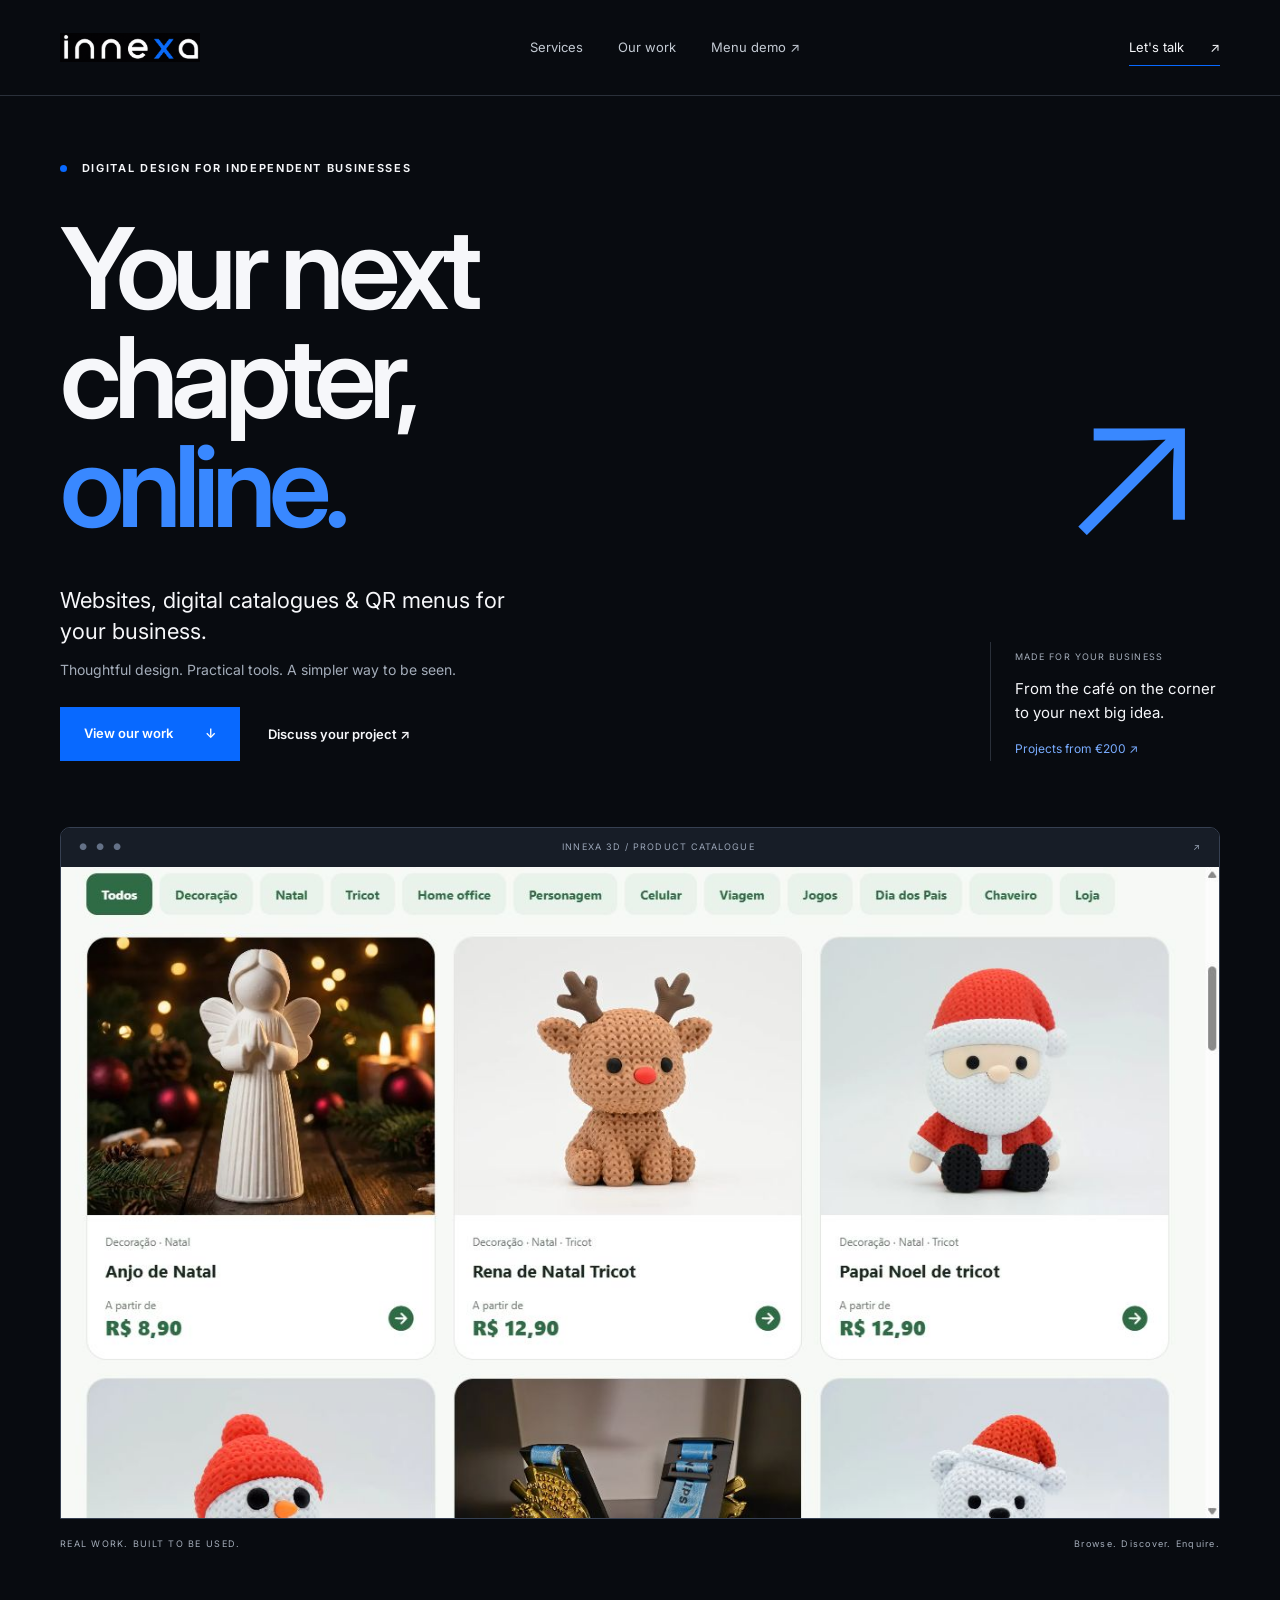
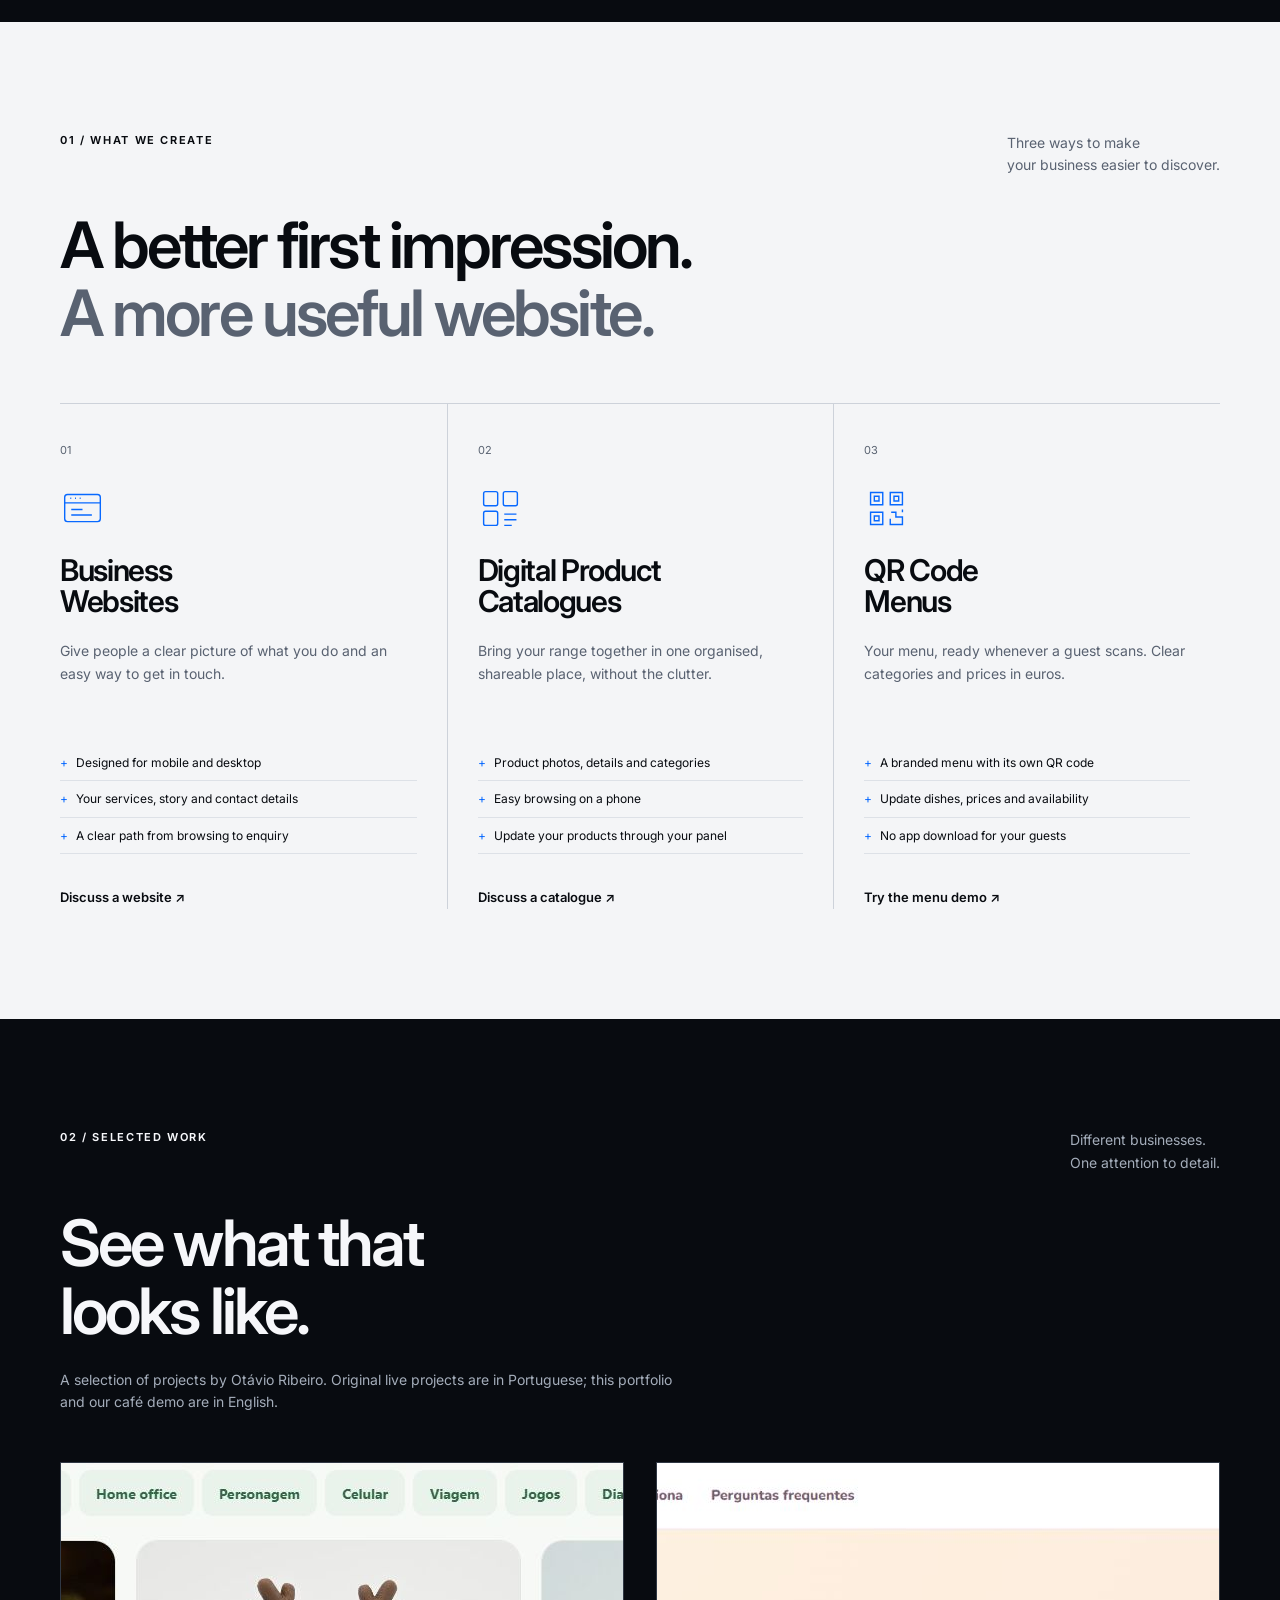
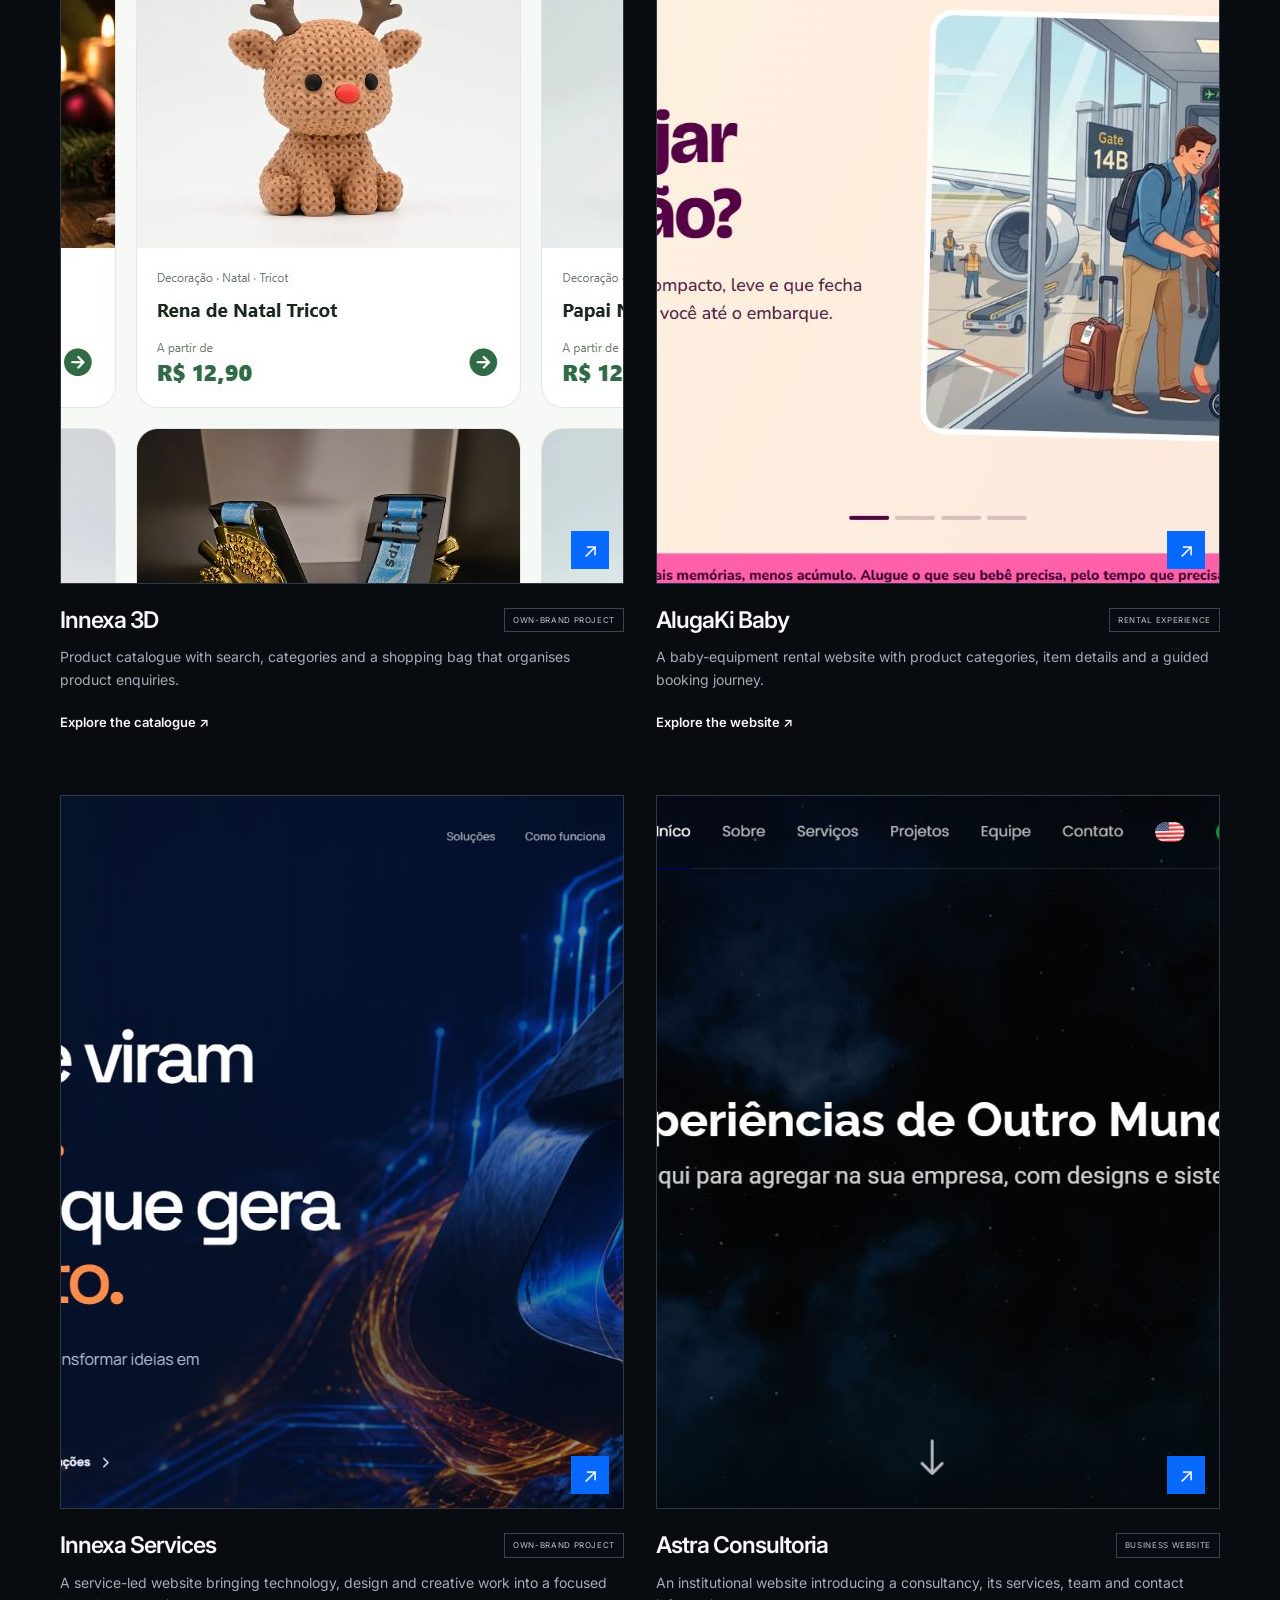
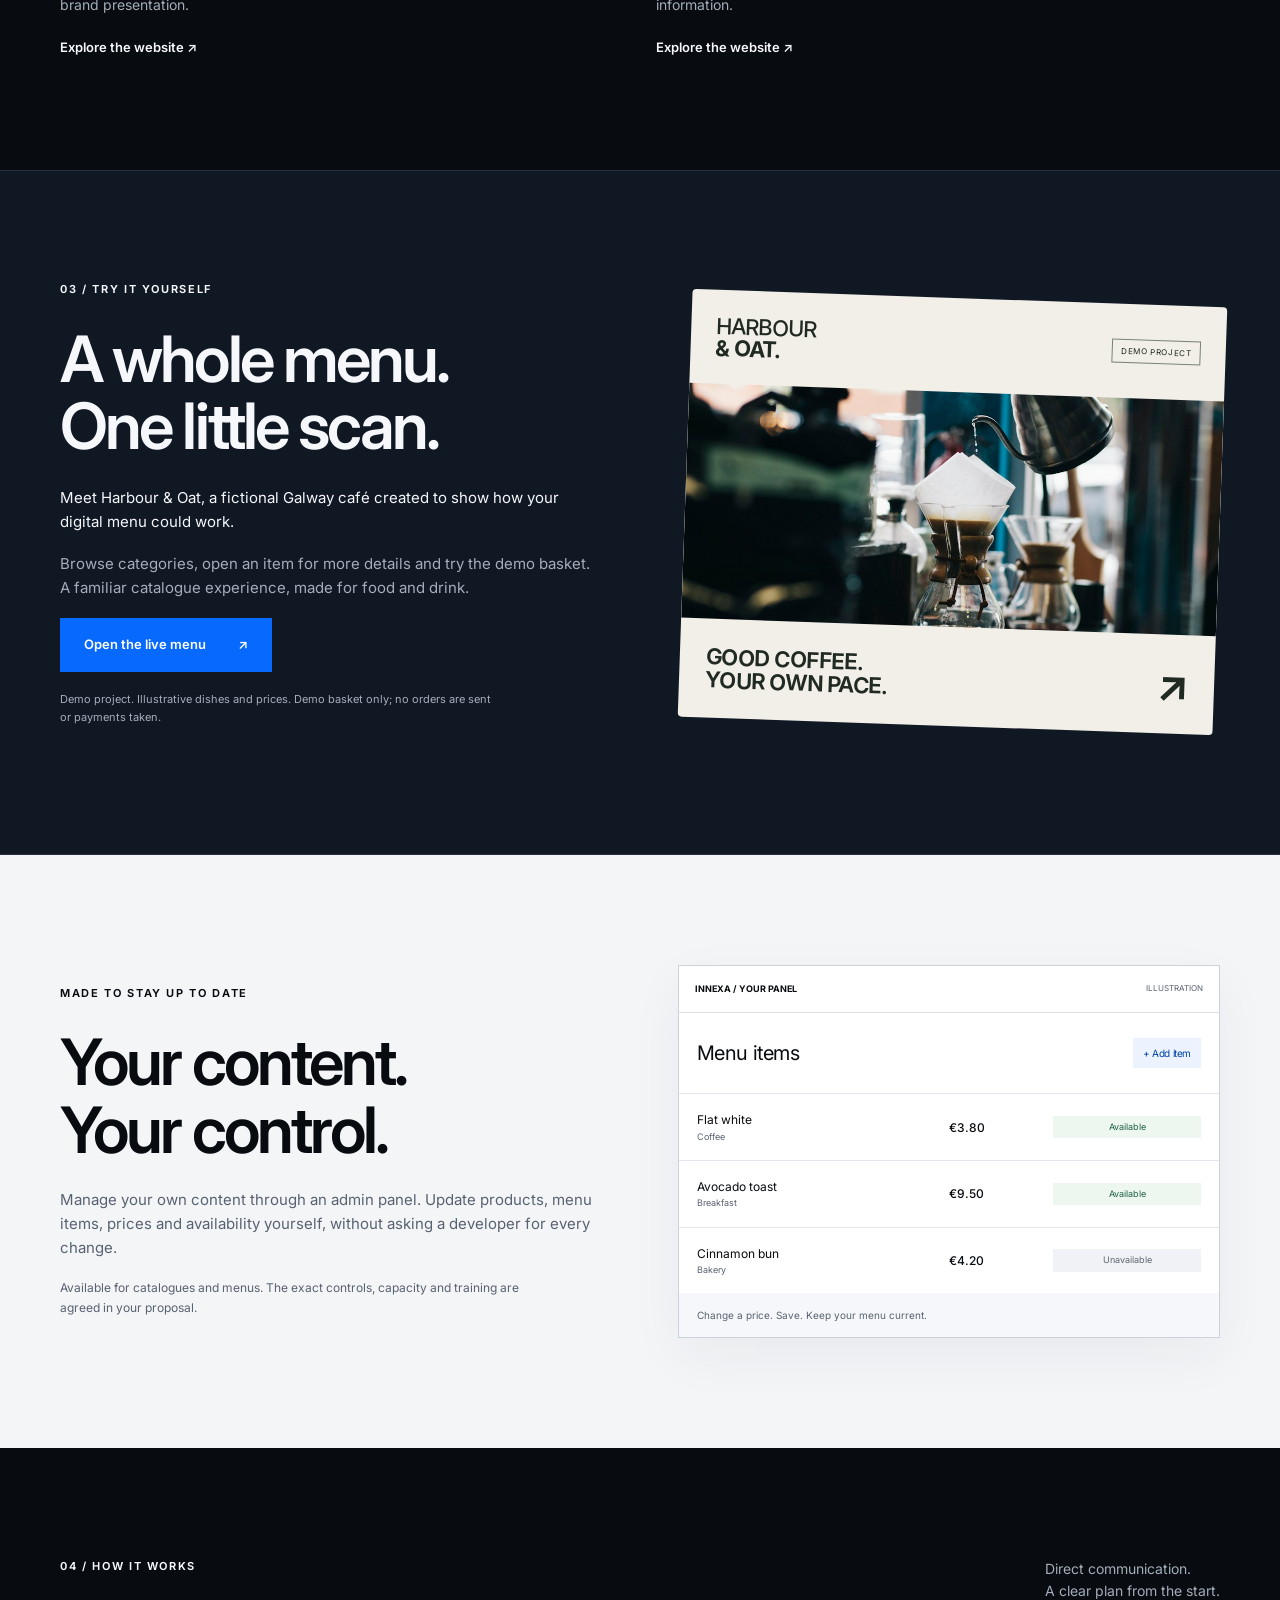
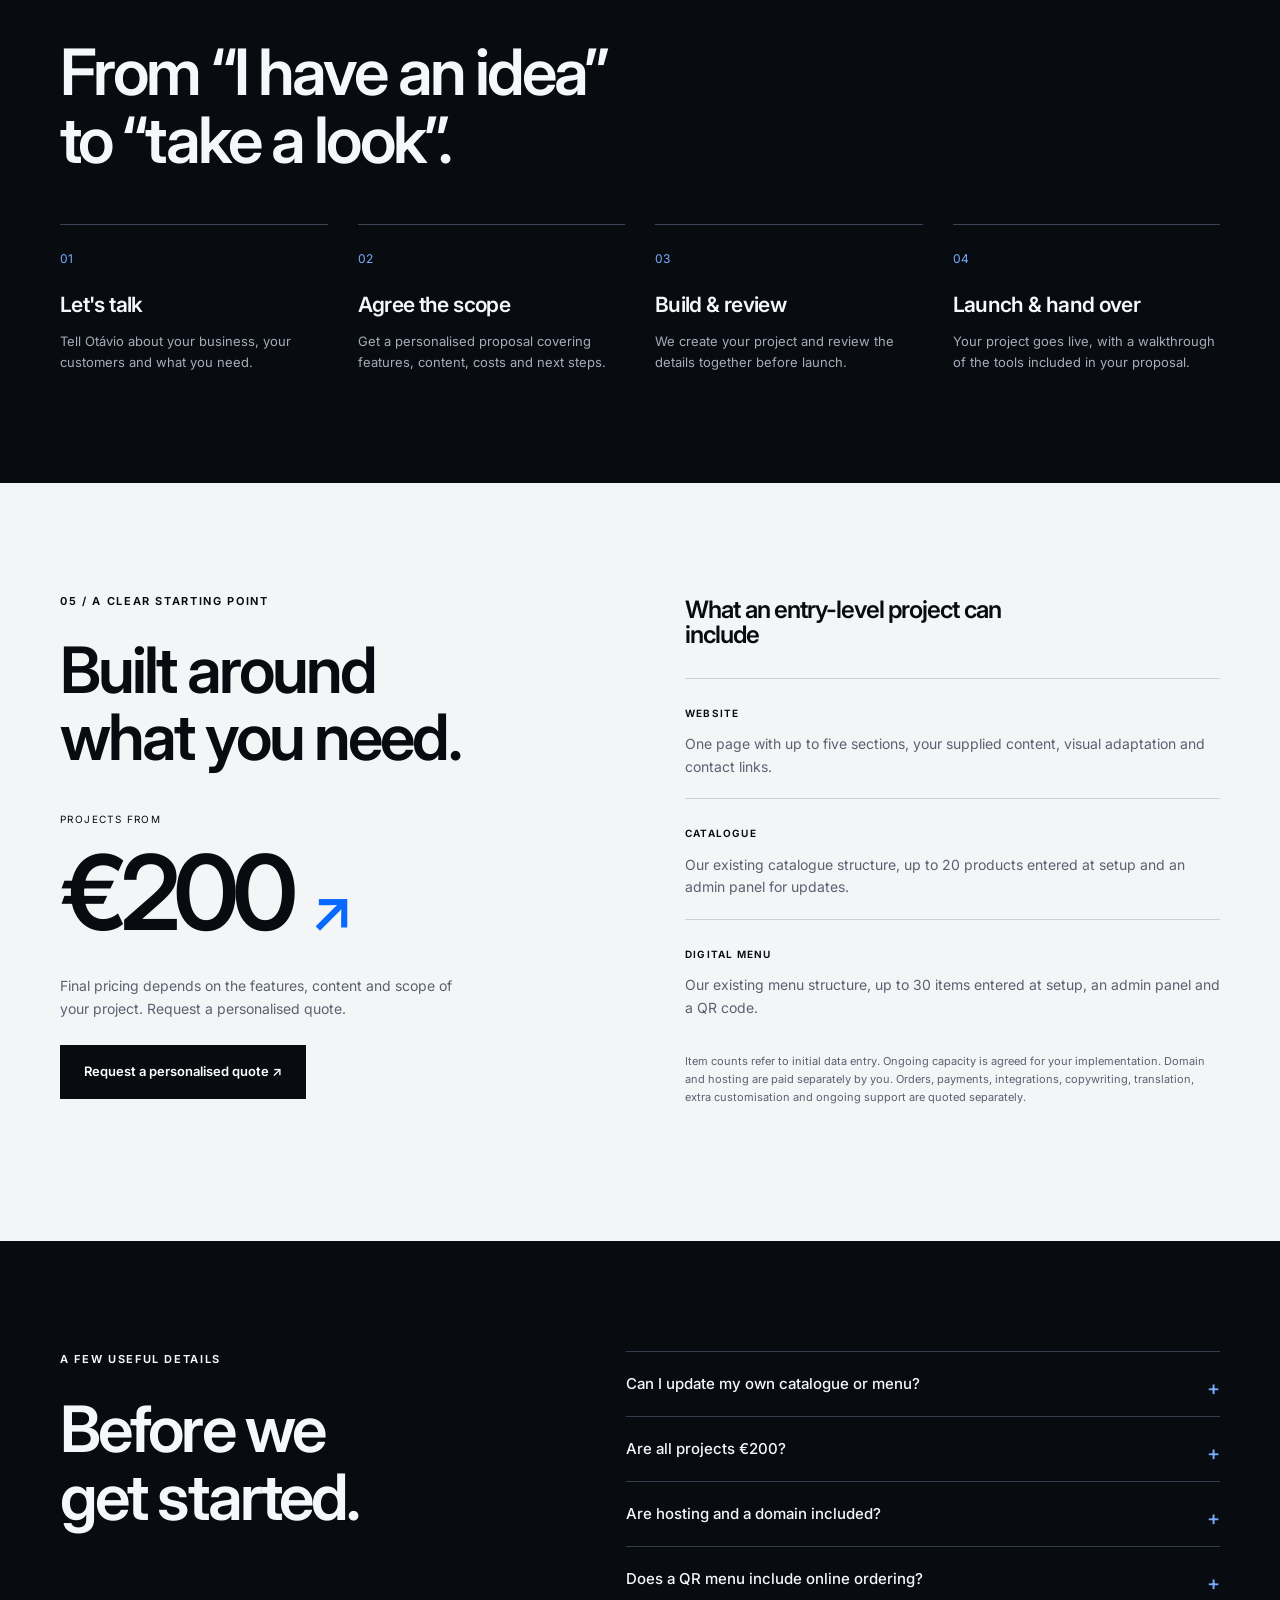
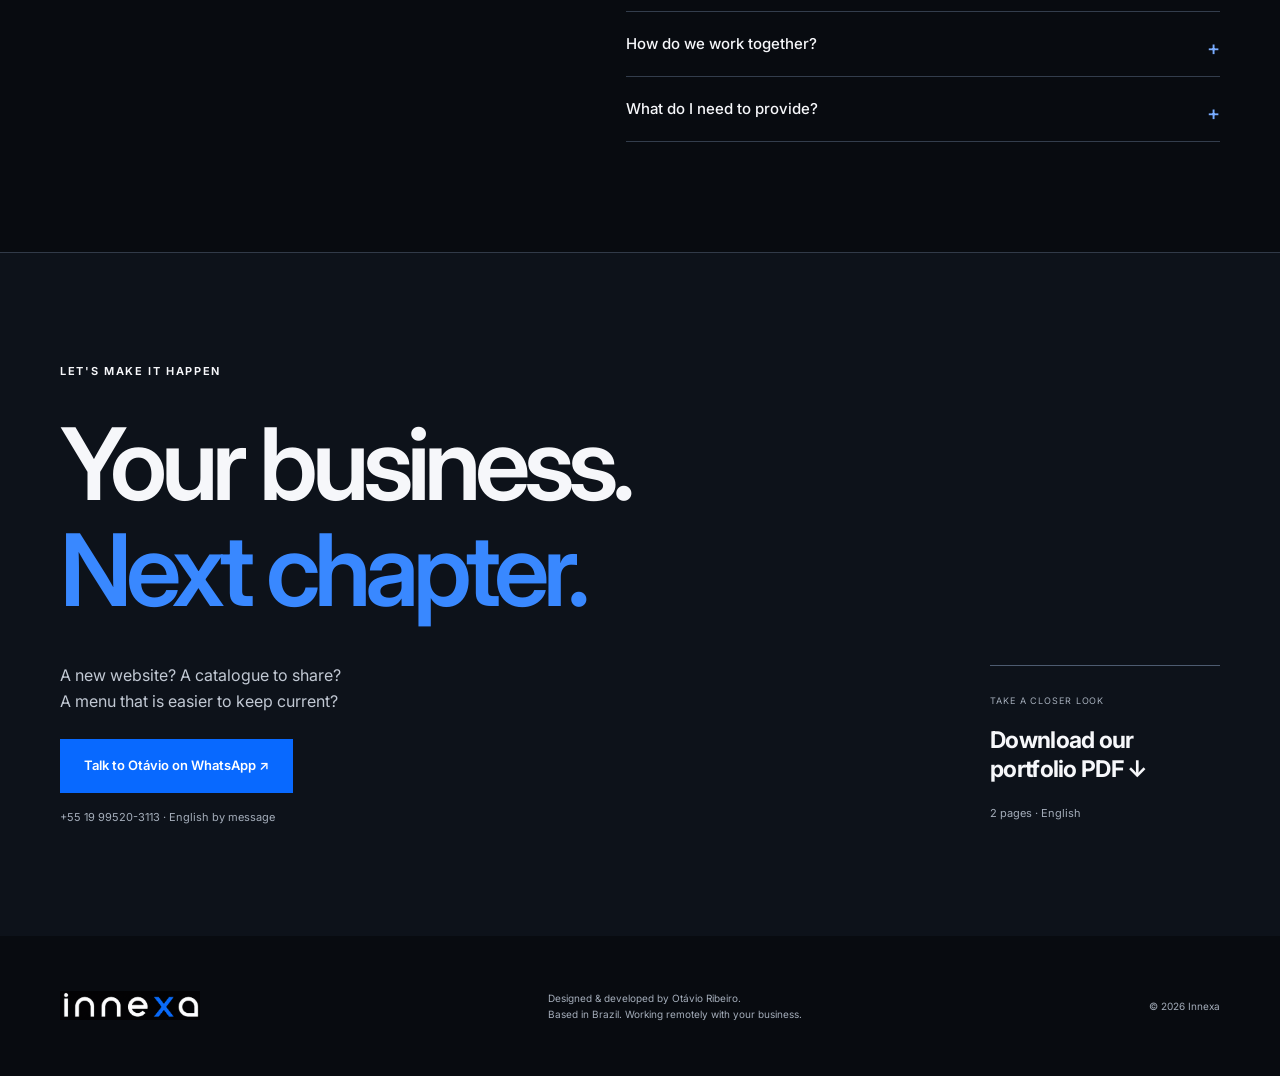
<file: index.html>
<!doctype html>
<html lang="en-IE">
<head>
  <meta charset="utf-8"><meta name="viewport" content="width=device-width,initial-scale=1">
  <title>Innexa | Websites, Catalogues & Digital Menus</title>
  <meta name="description" content="Websites, digital product catalogues and QR menus for independent businesses in Galway and beyond. Projects from €200. Built by Otávio Ribeiro, Innexa.">
  <meta name="theme-color" content="#080b10"><meta property="og:title" content="Your next chapter, online. | Innexa"><meta property="og:description" content="Websites, digital catalogues & QR menus for your business. Explore real projects and try our live café menu demo."><meta property="og:type" content="website"><meta property="og:image" content="https://innexatec.vercel.app/assets/share.png">
  <link rel="icon" href="assets/favicon.svg" type="image/svg+xml"><link rel="stylesheet" href="styles.css"><script src="app.js" defer></script>
  <link rel="canonical" href="https://innexatec.vercel.app/">
  <meta property="og:url" content="https://innexatec.vercel.app/">
  <meta property="og:locale" content="en_IE">
  <meta name="twitter:card" content="summary_large_image">
</head>
<body>
<a class="skip" href="#main">Skip to content</a>
<header class="header"><div class="wrap nav">
  <a class="brand" href="#" aria-label="Innexa home"><span class="wordmark"><img src="assets/innexa-logo.png" alt="Innexa"></span></a>
  <nav aria-label="Main navigation"><a href="#services">Services</a><a href="#work">Our work</a><a href="menu.html">Menu demo <span aria-hidden="true">↗</span></a></nav>
  <a class="nav-contact wa" href="https://wa.me/5519995203113?text=Hi%20Otavio%2C%20I%27d%20like%20to%20discuss%20a%20project%20for%20my%20business.">Let's talk <span aria-hidden="true">↗</span></a>
</div></header>
<main id="main">
<section class="hero wrap">
  <div class="eyebrow"><span class="blue-dot"></span> DIGITAL DESIGN FOR INDEPENDENT BUSINESSES</div>
  <h1>Your next<br>chapter,<br><span>online.</span><span class="hero-arrow" aria-hidden="true">↗</span></h1>
  <div class="hero-bottom"><div><p class="hero-summary">Websites, digital catalogues &amp; QR menus for your business.</p><p class="muted">Thoughtful design. Practical tools. A simpler way to be seen.</p><div class="actions"><a class="button primary" href="#work">View our work <span aria-hidden="true">↓</span></a><a class="text-link wa" href="https://wa.me/5519995203113?text=Hi%20Otavio%2C%20I%27d%20like%20to%20discuss%20a%20project%20for%20my%20business.">Discuss your project ↗</a></div></div><div class="hero-note"><span>MADE FOR YOUR BUSINESS</span><p>From the café on the corner<br>to your next big idea.</p><a href="#pricing">Projects from €200 ↗</a></div></div>
</section>
<section class="showcase wrap" aria-label="Featured project previews"><div class="browser-frame"><div class="browser-bar"><span class="browser-dots" aria-hidden="true">● ● ●</span><span>INNEXA 3D / PRODUCT CATALOGUE</span><span aria-hidden="true">↗</span></div><a href="https://inexxa3d.vercel.app/" target="_blank" rel="noopener noreferrer" aria-label="Visit the Innexa 3D catalogue, opens a new tab"><img src="assets/innexa3d.png" width="1280" height="720" alt="The Innexa 3D catalogue, featuring a searchable collection of products in its original Portuguese interface"></a></div><div class="showcase-caption"><span>REAL WORK. BUILT TO BE USED.</span><span>Browse. Discover. Enquire.</span></div></section>
<section id="services" class="section light"><div class="wrap"><div class="section-top"><span class="eyebrow">01 / WHAT WE CREATE</span><p>Three ways to make<br>your business easier to discover.</p></div><h2>A better first impression.<br><span class="grey">A more useful website.</span></h2>
<div class="service-grid">
<article class="service"><span class="service-number">01</span><svg class="service-icon" viewBox="0 0 48 48" aria-hidden="true"><rect x="5" y="9" width="38" height="29" rx="3"/><path d="M5 18h38M11 13h1m4 0h1m4 0h1M12 25h12m-12 6h22"/></svg><h3>Business <br>Websites</h3><p>Give people a clear picture of what you do and an easy way to get in touch.</p><ul><li>Designed for mobile and desktop</li><li>Your services, story and contact details</li><li>A clear path from browsing to enquiry</li></ul><a class="text-link wa" data-service="a business website" href="https://wa.me/5519995203113">Discuss a website ↗</a></article>
<article class="service"><span class="service-number">02</span><svg class="service-icon" viewBox="0 0 48 48" aria-hidden="true"><rect x="6" y="6" width="15" height="15" rx="2"/><rect x="27" y="6" width="15" height="15" rx="2"/><rect x="6" y="27" width="15" height="15" rx="2"/><path d="M28 30h13m-13 6h13m-13 6h8"/></svg><h3>Digital Product <br>Catalogues</h3><p>Bring your range together in one organised, shareable place, without the clutter.</p><ul><li>Product photos, details and categories</li><li>Easy browsing on a phone</li><li>Update your products through your panel</li></ul><a class="text-link wa" data-service="a digital catalogue" href="https://wa.me/5519995203113">Discuss a catalogue ↗</a></article>
<article class="service"><span class="service-number">03</span><svg class="service-icon" viewBox="0 0 48 48" aria-hidden="true"><path d="M7 7h13v13H7zM28 7h13v13H28zM7 28h13v13H7zM29 28h5v5h7v8H28v-6m13-7v-3"/><path d="M11 11h5v5h-5zM32 11h5v5h-5zM11 32h5v5h-5z"/></svg><h3>QR Code <br>Menus</h3><p>Your menu, ready whenever a guest scans. Clear categories and prices in euros.</p><ul><li>A branded menu with its own QR code</li><li>Update dishes, prices and availability</li><li>No app download for your guests</li></ul><a class="text-link" href="menu.html">Try the menu demo ↗</a></article>
</div></div></section>
<section id="work" class="section wrap"><div class="section-top"><span class="eyebrow">02 / SELECTED WORK</span><p>Different businesses.<br>One attention to detail.</p></div><h2>See what that<br>looks like.</h2><p class="section-intro muted">A selection of projects by Otávio Ribeiro. Original live projects are in Portuguese; this portfolio and our café demo are in English.</p>
<div class="work-grid">
<article class="project"><a class="project-image" href="https://inexxa3d.vercel.app/" target="_blank" rel="noopener noreferrer"><img loading="lazy" src="assets/innexa3d.png" width="1280" height="720" alt="Innexa 3D product catalogue screenshot"><span class="image-arrow" aria-hidden="true">↗</span></a><div class="project-heading"><h3>Innexa 3D</h3><span class="tag">OWN-BRAND PROJECT</span></div><p>Product catalogue with search, categories and a shopping bag that organises product enquiries.</p><a class="text-link" href="https://inexxa3d.vercel.app/" target="_blank" rel="noopener noreferrer">Explore the catalogue ↗</a></article>
<article class="project"><a class="project-image" href="https://reserva.alugakibaby.com.br/" target="_blank" rel="noopener noreferrer"><img loading="lazy" src="assets/alugaki.png" width="1280" height="720" alt="AlugaKi Baby rental catalogue screenshot"><span class="image-arrow" aria-hidden="true">↗</span></a><div class="project-heading"><h3>AlugaKi Baby</h3><span class="tag">RENTAL EXPERIENCE</span></div><p>A baby-equipment rental website with product categories, item details and a guided booking journey.</p><a class="text-link" href="https://reserva.alugakibaby.com.br/" target="_blank" rel="noopener noreferrer">Explore the website ↗</a></article>
<article class="project"><a class="project-image" href="https://innexaservio-drv7y6jo.manus.space/" target="_blank" rel="noopener noreferrer"><img loading="lazy" src="assets/innexa-services.png" width="1265" height="712" alt="Innexa services website screenshot"><span class="image-arrow" aria-hidden="true">↗</span></a><div class="project-heading"><h3>Innexa Services</h3><span class="tag">OWN-BRAND PROJECT</span></div><p>A service-led website bringing technology, design and creative work into a focused brand presentation.</p><a class="text-link" href="https://innexaservio-drv7y6jo.manus.space/" target="_blank" rel="noopener noreferrer">Explore the website ↗</a></article>
<article class="project"><a class="project-image" href="https://astraconsultoria.free.nf/" target="_blank" rel="noopener noreferrer"><img loading="lazy" src="assets/astra.png" width="1265" height="712" alt="Astra Consultoria business website screenshot"><span class="image-arrow" aria-hidden="true">↗</span></a><div class="project-heading"><h3>Astra Consultoria</h3><span class="tag">BUSINESS WEBSITE</span></div><p>An institutional website introducing a consultancy, its services, team and contact information.</p><a class="text-link" href="https://astraconsultoria.free.nf/" target="_blank" rel="noopener noreferrer">Explore the website ↗</a></article>
</div></section>
<section class="section demo-section"><div class="wrap demo-layout"><div><span class="eyebrow">03 / TRY IT YOURSELF</span><h2>A whole menu.<br>One little scan.</h2><p>Meet Harbour &amp; Oat, a fictional Galway café created to show how your digital menu could work.</p><p class="muted">Browse categories, open an item for more details and try the demo basket. A familiar catalogue experience, made for food and drink.</p><a class="button primary" href="menu.html">Open the live menu <span aria-hidden="true">↗</span></a><p class="small muted">Demo project. Illustrative dishes and prices. Demo basket only; no orders are sent or payments taken.</p></div><a class="menu-preview" href="menu.html" aria-label="Try the Harbour and Oat demo menu"><div class="menu-preview-top"><span>HARBOUR<br><b>&amp; OAT.</b></span><span class="demo-label">DEMO PROJECT</span></div><img src="assets/cafe.jpg" alt="Coffee and café food, illustrative menu photography" width="900" height="600" loading="lazy"><div class="menu-preview-bottom"><span>GOOD COFFEE.<br>YOUR OWN PACE.</span><span aria-hidden="true">↗</span></div></a></div></section>
<section class="section light"><div class="wrap manage-layout"><div><span class="eyebrow">MADE TO STAY UP TO DATE</span><h2>Your content.<br>Your control.</h2><p>Manage your own content through an admin panel. Update products, menu items, prices and availability yourself, without asking a developer for every change.</p><p class="small grey">Available for catalogues and menus. The exact controls, capacity and training are agreed in your proposal.</p></div><div class="admin-visual" role="img" aria-label="Illustrative admin panel showing menu items, editable prices and availability; not a connected or authenticated panel"><div class="admin-top"><b>INNEXA / YOUR PANEL</b><span>ILLUSTRATION</span></div><div class="admin-title">Menu items <span>+ Add item</span></div><div class="admin-row"><span>Flat white<small>Coffee</small></span><b>€3.80</b><span class="status">Available</span></div><div class="admin-row"><span>Avocado toast<small>Breakfast</small></span><b>€9.50</b><span class="status">Available</span></div><div class="admin-row"><span>Cinnamon bun<small>Bakery</small></span><b>€4.20</b><span class="status off">Unavailable</span></div><div class="admin-foot">Change a price. Save. Keep your menu current.</div></div></div></section>
<section id="process" class="section wrap"><div class="section-top"><span class="eyebrow">04 / HOW IT WORKS</span><p>Direct communication.<br>A clear plan from the start.</p></div><h2>From “I have an idea”<br>to “take a look”.</h2><div class="process-grid"><article><span>01</span><h3>Let's talk</h3><p>Tell Otávio about your business, your customers and what you need.</p></article><article><span>02</span><h3>Agree the scope</h3><p>Get a personalised proposal covering features, content, costs and next steps.</p></article><article><span>03</span><h3>Build &amp; review</h3><p>We create your project and review the details together before launch.</p></article><article><span>04</span><h3>Launch &amp; hand over</h3><p>Your project goes live, with a walkthrough of the tools included in your proposal.</p></article></div></section>
<section id="pricing" class="section light"><div class="wrap pricing-layout"><div><span class="eyebrow">05 / A CLEAR STARTING POINT</span><h2>Built around<br>what you need.</h2><div class="price"><span>PROJECTS FROM</span><strong>€200<span>↗</span></strong></div><p>Final pricing depends on the features, content and scope of your project. Request a personalised quote.</p><a class="button dark wa" href="https://wa.me/5519995203113?text=Hi%20Otavio%2C%20I%27d%20like%20a%20personalised%20quote%20for%20my%20business.">Request a personalised quote ↗</a></div><div class="starting"><h3>What an entry-level project can include</h3><article><span>WEBSITE</span><p>One page with up to five sections, your supplied content, visual adaptation and contact links.</p></article><article><span>CATALOGUE</span><p>Our existing catalogue structure, up to 20 products entered at setup and an admin panel for updates.</p></article><article><span>DIGITAL MENU</span><p>Our existing menu structure, up to 30 items entered at setup, an admin panel and a QR code.</p></article><p class="small grey">Item counts refer to initial data entry. Ongoing capacity is agreed for your implementation. Domain and hosting are paid separately by you. Orders, payments, integrations, copywriting, translation, extra customisation and ongoing support are quoted separately.</p></div></div></section>
<section class="section wrap faq-layout"><div><span class="eyebrow">A FEW USEFUL DETAILS</span><h2>Before we<br>get started.</h2></div><div class="faq"><details><summary>Can I update my own catalogue or menu?</summary><p>Yes. Catalogue and menu projects include an admin panel for the content agreed in your proposal. We confirm the available controls and capacity before building.</p></details><details><summary>Are all projects €200?</summary><p>No. €200 is a starting investment for a limited entry-level scope. Your final quote depends on features, content, integrations and customisation.</p></details><details><summary>Are hosting and a domain included?</summary><p>No. You pay the domain and hosting providers directly. We agree on a suitable setup before launch. Additional support is quoted separately.</p></details><details><summary>Does a QR menu include online ordering?</summary><p>The basic menu is for browsing. Ordering, payments and other integrations are optional additions that require a separate quote.</p></details><details><summary>How do we work together?</summary><p>You communicate directly with Otávio Ribeiro in English by message. Innexa develops projects remotely from Brazil, working with businesses in Galway and beyond.</p></details><details><summary>What do I need to provide?</summary><p>Your logo, business details, approved text, product or menu information and images you have permission to use. Content creation and translation can be discussed separately.</p></details></div></section>
<section id="contact" class="contact section"><div class="wrap"><span class="eyebrow">LET'S MAKE IT HAPPEN</span><h2>Your business.<br><span>Next chapter.</span></h2><div class="contact-bottom"><div><p>A new website? A catalogue to share?<br>A menu that is easier to keep current?</p><a class="button primary wa" href="https://wa.me/5519995203113?text=Hi%20Otavio%2C%20I%27d%20like%20to%20discuss%20a%20project%20for%20my%20business.">Talk to Otávio on WhatsApp ↗</a><p class="small muted">+55 19 99520-3113 · English by message</p></div><a class="download-link" href="downloads/Innexa_Portfolio.pdf" download><span>TAKE A CLOSER LOOK</span><b>Download our<br>portfolio PDF ↓</b><small>2 pages · English</small></a></div></div></section>
</main>
<footer class="wrap footer"><a class="brand" href="#" aria-label="Back to top"><span class="wordmark"><img src="assets/innexa-logo.png" alt="Innexa" loading="lazy"></span></a><p>Designed &amp; developed by Otávio Ribeiro.<br>Based in Brazil. Working remotely with your business.</p><span>© 2026 Innexa</span></footer>
</body></html>
</file>
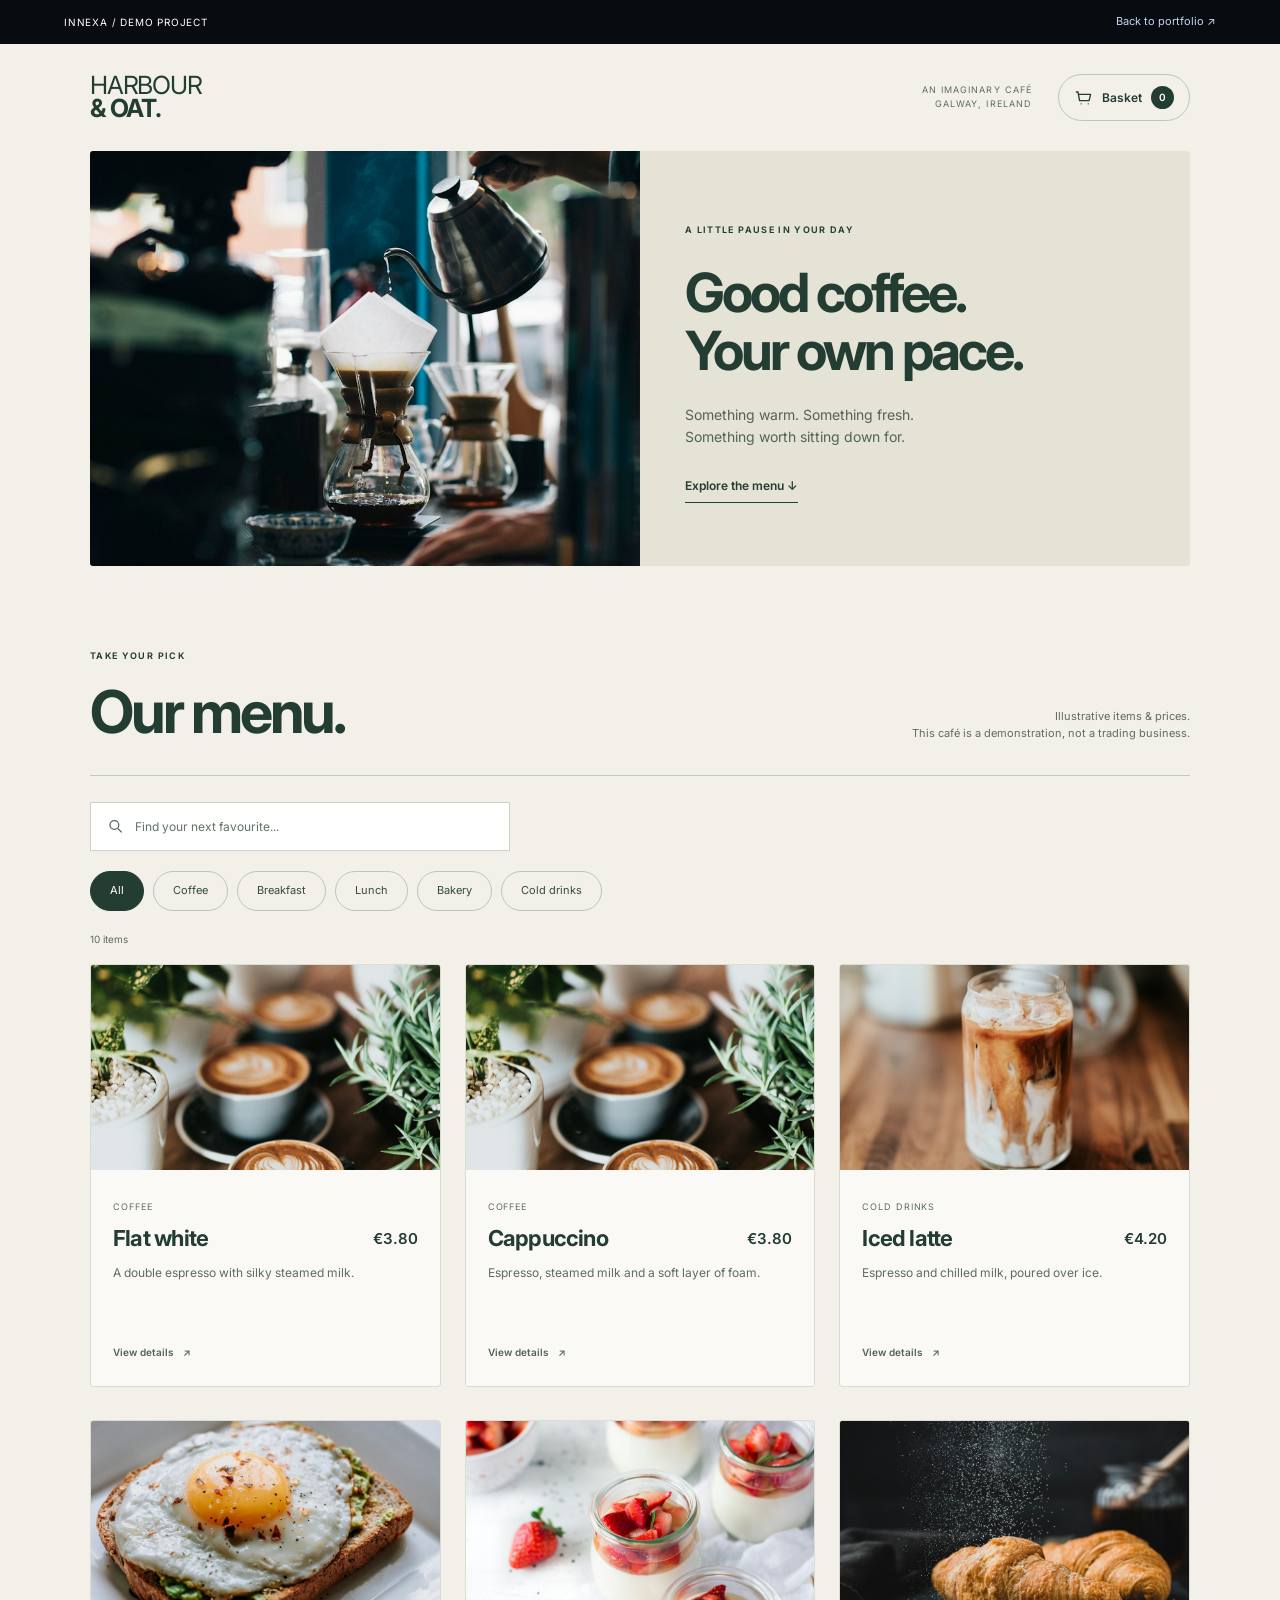
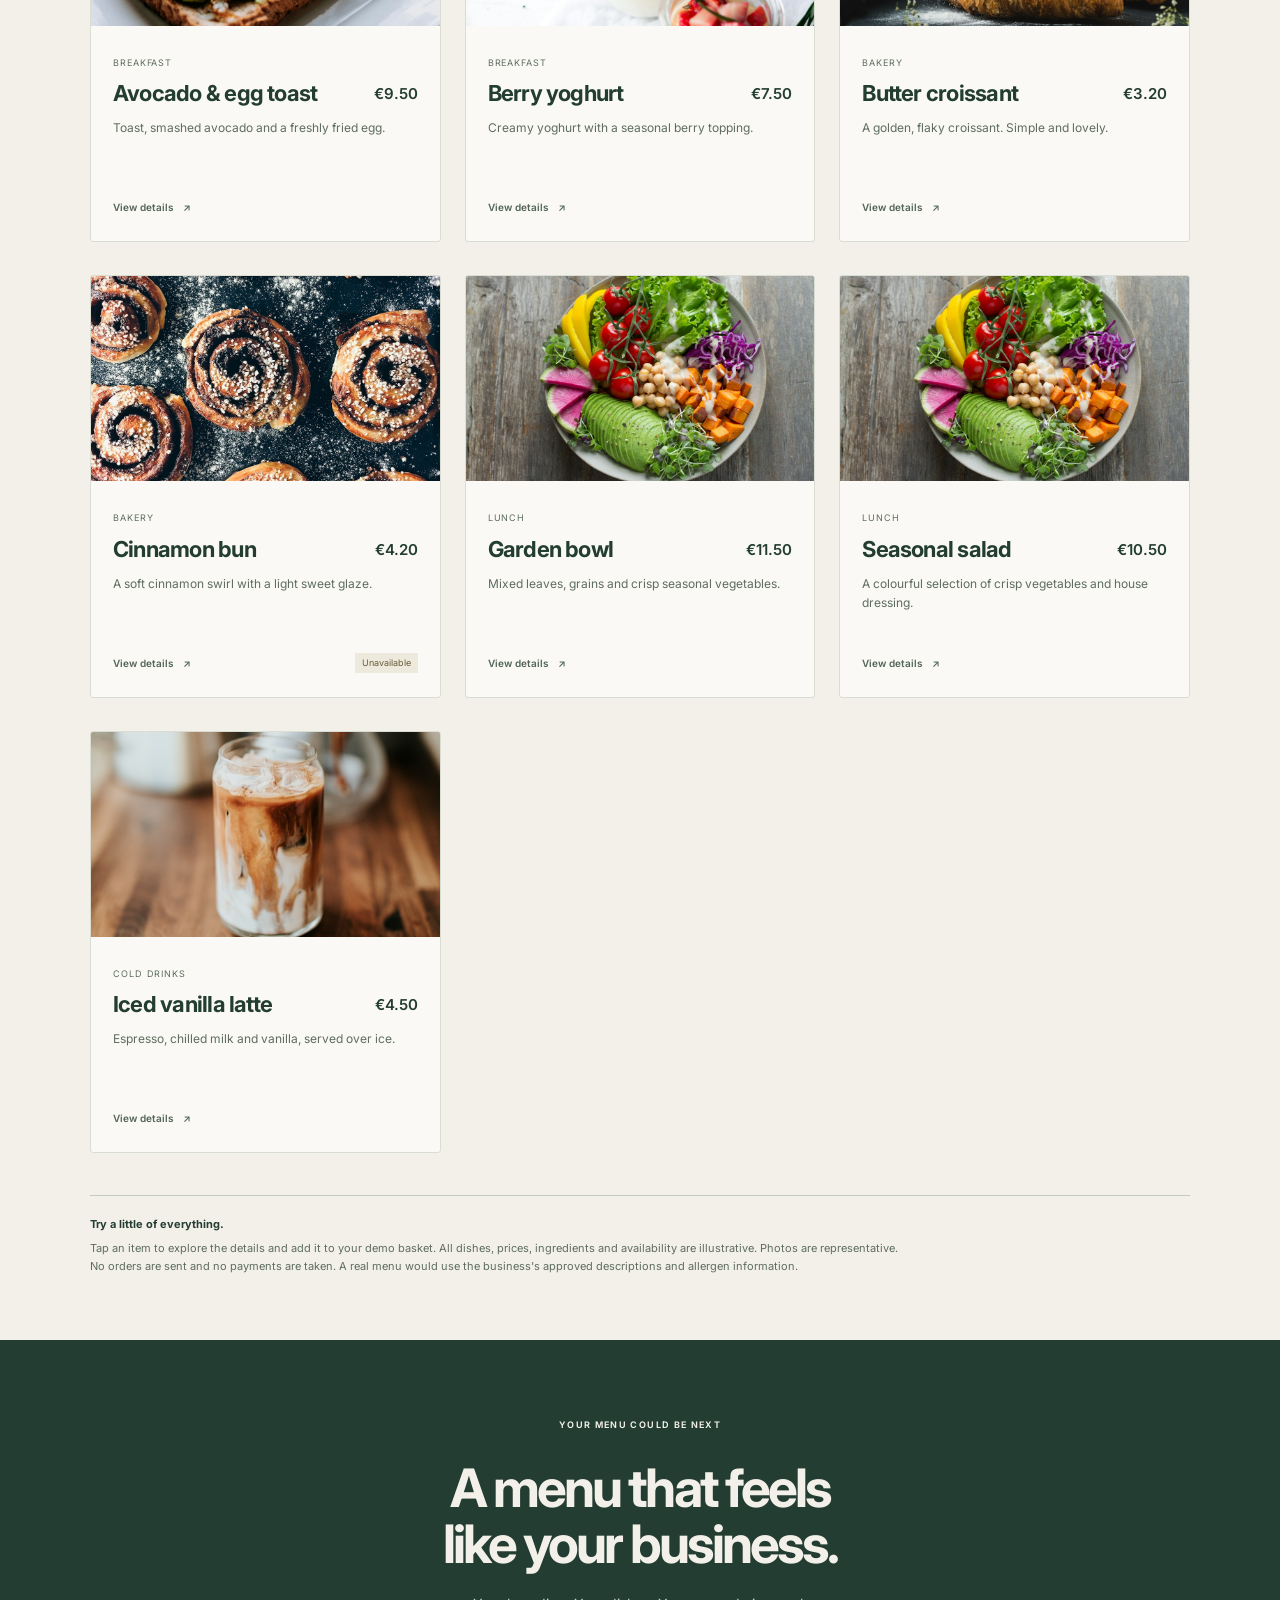
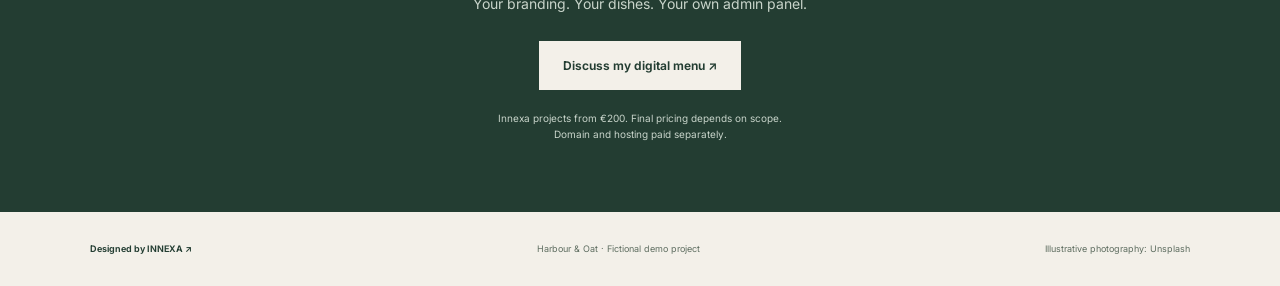
<file: menu.html>
<!doctype html><html lang="en-IE"><head><meta charset="utf-8"><meta name="viewport" content="width=device-width,initial-scale=1"><title>Harbour &amp; Oat | Innexa Digital Menu Demo</title><meta name="description" content="Try an illustrative café menu by Innexa. Browse dishes, filter categories and search. Demo project only."><meta name="theme-color" content="#f3f0e9"><link rel="icon" href="assets/favicon.svg" type="image/svg+xml"><link rel="stylesheet" href="menu.css"><script src="menu.js" defer></script></head><body>
<a class="skip" href="#menu">Skip to menu</a>
<div class="demo-banner"><span>INNEXA / DEMO PROJECT</span><a href="index.html">Back to portfolio ↗</a></div>
<header class="cafe-header"><a href="menu.html" class="cafe-logo" aria-label="Harbour and Oat demo home">HARBOUR<br><b>&amp; OAT.</b></a><div class="header-right"><span>AN IMAGINARY CAFÉ<br>GALWAY, IRELAND</span><button type="button" class="basket-toggle" data-open-cart aria-haspopup="dialog" aria-label="View basket, 0 items"><svg viewBox="0 0 24 24" aria-hidden="true"><path d="M3 5h2l2 11h12l2-8H6M9 20h.01M18 20h.01"/></svg>Basket <span data-cart-count>0</span></button></div></header>
<main><section class="cafe-hero"><img src="assets/cafe.jpg" width="900" height="600" alt="A café table with coffee, illustrative photography"><div><span class="kicker">A LITTLE PAUSE IN YOUR DAY</span><h1>Good coffee.<br>Your own pace.</h1><p>Something warm. Something fresh.<br>Something worth sitting down for.</p><a href="#menu">Explore the menu ↓</a></div></section>
<section id="menu" class="menu-section"><div class="menu-heading"><div><span class="kicker">TAKE YOUR PICK</span><h2>Our menu.</h2></div><p>Illustrative items &amp; prices.<br>This café is a demonstration, not a trading business.</p></div>
<div class="controls"><label class="search-label" for="search"><span class="sr-only">Search the menu</span><svg viewBox="0 0 24 24" aria-hidden="true"><circle cx="10" cy="10" r="6"/><path d="m15 15 5 5"/></svg><input type="search" id="search" placeholder="Find your next favourite..." autocomplete="off"></label><div class="categories" role="group" aria-label="Filter menu by category"><button type="button" data-category="All" aria-pressed="true">All</button><button type="button" data-category="Coffee" aria-pressed="false">Coffee</button><button type="button" data-category="Breakfast" aria-pressed="false">Breakfast</button><button type="button" data-category="Lunch" aria-pressed="false">Lunch</button><button type="button" data-category="Bakery" aria-pressed="false">Bakery</button><button type="button" data-category="Cold drinks" aria-pressed="false">Cold drinks</button></div></div>
<p id="result-count" class="result-count" aria-live="polite"></p><div id="menu-grid" class="menu-grid"></div><div id="empty" class="empty" hidden><h3>No matches this time.</h3><p>Try another dish or choose a different category.</p><button type="button" id="clear">Clear search &amp; filters</button></div><noscript><p>Please enable JavaScript to browse this interactive demonstration. Our portfolio and contact details remain available from the link above.</p></noscript>
<div class="menu-note"><b>Try a little of everything.</b><p>Tap an item to explore the details and add it to your demo basket. All dishes, prices, ingredients and availability are illustrative. Photos are representative. No orders are sent and no payments are taken. A real menu would use the business's approved descriptions and allergen information.</p></div></section>
<section class="cafe-cta"><span class="kicker">YOUR MENU COULD BE NEXT</span><h2>A menu that feels<br>like your business.</h2><p>Your branding. Your dishes. Your own admin panel.</p><a class="cafe-button" href="https://wa.me/5519995203113?text=Hi%20Otavio%2C%20I%20tried%20your%20menu%20demo%20and%20would%20like%20a%20quote%20for%20my%20business.">Discuss my digital menu ↗</a><small>Innexa projects from €200. Final pricing depends on scope.<br>Domain and hosting paid separately.</small></section></main>
<footer class="cafe-footer"><a href="index.html">Designed by INNEXA ↗</a><span>Harbour &amp; Oat · Fictional demo project</span><span>Illustrative photography: Unsplash</span></footer>
<button type="button" class="floating-basket" data-open-cart aria-haspopup="dialog" hidden><span>View basket <b data-cart-count>0</b></span><strong id="floating-total">€0.00</strong><span aria-hidden="true">↗</span></button>
<div id="basket-feedback" class="basket-feedback" role="status" aria-live="polite" aria-atomic="true"></div>
<dialog id="product-dialog" class="product-dialog" aria-labelledby="product-title"><div id="product-detail"></div></dialog>
<dialog id="cart-dialog" class="cart-dialog" aria-labelledby="cart-title"><div class="cart-shell"><div class="dialog-heading"><div><span class="kicker">JUST TRYING THINGS OUT</span><h2 id="cart-title">Your basket.</h2></div><button type="button" class="close-dialog" data-close-cart aria-label="Close basket">×</button></div><p class="simulation-note">Simulation only. No orders are sent and no payments are taken.</p><div id="cart-content"></div></div></dialog>
</body></html>
</file>
<file: styles.css>
@font-face{font-family:Innexa;src:url('assets/Inter.ttf') format('truetype');font-weight:100 900;font-display:swap}
:root{--ink:#080b10;--paper:#f4f5f7;--blue:#0869ff;--text:#f6f7fa;--muted:#a4adba;--line:#2a303a;--grey:#596271}*{box-sizing:border-box}html{scroll-behavior:smooth;scroll-padding-top:100px}body{margin:0;background:var(--ink);color:var(--text);font-family:Innexa,Arial,Helvetica,sans-serif;font-size:16px;line-height:1.6;-webkit-font-smoothing:antialiased}a{color:inherit;text-decoration:none}button,input{font:inherit}button,a,summary{-webkit-tap-highlight-color:transparent}a:focus-visible,button:focus-visible,input:focus-visible,summary:focus-visible{outline:3px solid #77afff;outline-offset:6px}img{max-width:100%;display:block}h1,h2,h3,p{margin:0}h1,h2,h3{line-height:1.06;letter-spacing:-.045em}h2{font-size:clamp(38px,5vw,66px);font-weight:600}h3{font-size:26px;font-weight:600}p{max-width:62ch}.wrap{width:min(1160px,calc(100% - 80px));margin-inline:auto}.section{padding-block:110px}.eyebrow{font-size:11px;letter-spacing:.15em;font-weight:650;display:block}.muted{color:var(--muted)}.grey{color:var(--grey)}.small{font-size:12px;line-height:1.65}.light{background:var(--paper);color:var(--ink)}.skip{position:fixed;top:-100px;left:20px;background:white;color:black;z-index:100;padding:12px}.skip:focus{top:10px}.header{border-bottom:1px solid var(--line);background:var(--ink)}.nav{height:95px;display:flex;align-items:center;justify-content:space-between;gap:25px}.wordmark{display:block;overflow:hidden;width:140px;height:38px;position:relative}.wordmark img{position:absolute;width:150px;max-width:none;left:-5px;top:-89px}.nav nav{display:flex;gap:35px;font-size:13px}.nav nav a{color:#c3cad3}.nav nav a:hover,.text-link:hover{color:#79acff}.nav-contact{border-bottom:1px solid var(--blue);padding-block:8px;font-size:13px;display:flex;gap:26px}.hero{padding-top:64px;padding-bottom:50px}.blue-dot{display:inline-block;background:var(--blue);width:7px;height:7px;border-radius:50%;margin-right:10px}.hero h1{font-size:clamp(68px,8.8vw,116px);line-height:.97;font-weight:600;position:relative;margin-top:36px;letter-spacing:-.065em}.hero h1>span:not(.hero-arrow){color:#3988ff}.hero-arrow{position:absolute;right:2%;bottom:0;color:#3988ff;font-size:1.8em;font-weight:300;line-height:.8}.hero-bottom{margin-top:44px;display:flex;justify-content:space-between;gap:30px;align-items:flex-end}.hero-summary{font-size:22px;line-height:1.4;max-width:460px;margin-bottom:12px}.hero .muted{font-size:14px}.actions{display:flex;gap:28px;align-items:center;margin-top:26px}.button{display:inline-flex;align-items:center;justify-content:space-between;gap:32px;font-size:13px;line-height:1.5;font-weight:600;padding:16px 23px;border:1px solid transparent;min-height:52px;transition:background .15s,transform .15s}.button:hover{transform:translateY(-2px)}.primary{background:var(--blue);color:#fff}.primary:hover{background:#0057df}.dark{background:var(--ink);color:#fff}.text-link{font-size:13px;font-weight:600;display:inline-block}.hero-note{border-left:1px solid var(--line);padding-left:24px;min-width:230px}.hero-note>span{font-size:9px;color:var(--muted);letter-spacing:.12em}.hero-note p{font-size:15px;margin:10px 0}.hero-note>a{font-size:12px;color:#79acff}.showcase{padding:16px 0 70px}.browser-frame{border:1px solid #364052;border-radius:10px 10px 0 0;overflow:hidden}.browser-bar{height:39px;display:flex;justify-content:space-between;align-items:center;gap:15px;padding:0 18px;background:#171d27;font-size:9px;letter-spacing:.12em;color:#9ba6b8}.browser-dots{color:#647187;letter-spacing:3px}.browser-frame img{width:100%;height:auto}.showcase-caption{display:flex;justify-content:space-between;font-size:9px;letter-spacing:.14em;color:var(--muted);margin-top:18px}.section-top{display:flex;justify-content:space-between;align-items:flex-start;gap:30px;margin-bottom:35px}.section-top p{font-size:14px;color:var(--muted);line-height:1.6}.light .section-top p{color:var(--grey)}.service-grid{display:grid;grid-template-columns:repeat(3,1fr);margin-top:56px;border-top:1px solid #cdd2da}.service{padding:32px 30px 0 0;position:relative}.service+.service{border-left:1px solid #cdd2da;padding-left:30px}.service-number{font-size:11px;color:var(--grey)}.service-icon{width:45px;height:45px;display:block;fill:none;stroke:var(--blue);stroke-width:1.5;margin:24px 0}.service h3{font-size:30px;margin-bottom:22px}.service p{color:var(--grey);font-size:14px;min-height:85px}.service ul{list-style:none;padding:0;margin:20px 0 30px;font-size:12px}.service li{padding:8px 0;border-bottom:1px solid #dde1e7}.service li:before{content:'+';margin-right:8px;color:var(--blue)}.section-intro{margin-top:24px;font-size:14px;max-width:620px}.work-grid{display:grid;grid-template-columns:repeat(2,1fr);gap:60px 32px;margin-top:48px}.project-image{position:relative;display:block;overflow:hidden;border:1px solid #303844;background:#141a24}.project-image img{width:100%;aspect-ratio:16/9;object-fit:cover;transition:transform .3s}.project-image:hover img{transform:scale(1.025)}.image-arrow{position:absolute;bottom:14px;right:14px;background:var(--blue);height:38px;width:38px;text-align:center;line-height:38px;font-size:20px}.project-heading{display:flex;justify-content:space-between;align-items:center;gap:12px;margin-top:24px}.project-heading h3{font-size:23px}.tag{font-size:8px;letter-spacing:.08em;color:#b8c3d4;border:1px solid #394456;padding:5px 8px;white-space:nowrap}.project>p{font-size:14px;color:var(--muted);margin:14px 0 18px}.demo-section{background:#101824;border-block:1px solid #253043}.demo-layout{display:grid;grid-template-columns:1fr 1fr;gap:90px;align-items:center}.demo-layout h2{margin:26px 0}.demo-layout p{font-size:15px;margin-bottom:18px}.demo-layout .small{font-size:11px;margin-top:18px}.menu-preview{background:#f1efe7;color:#202a22;border-radius:4px;overflow:hidden;display:block;transform:rotate(2deg);transition:transform .25s}.menu-preview:hover{transform:rotate(0)}.menu-preview-top{display:flex;justify-content:space-between;padding:25px;align-items:center}.menu-preview-top>span:first-child{font-size:22px;line-height:1;font-weight:500;letter-spacing:-.04em}.demo-label{font-size:8px;letter-spacing:.08em;border:1px solid #788279;padding:5px 8px}.menu-preview img{width:100%;height:235px;object-fit:cover}.menu-preview-bottom{display:flex;justify-content:space-between;align-items:center;padding:26px;font-size:22px;line-height:1.05;font-weight:650;letter-spacing:-.02em}.menu-preview-bottom>span:last-child{font-size:45px}.manage-layout{display:grid;grid-template-columns:1fr 1fr;gap:75px;align-items:center}.manage-layout h2{margin:25px 0}.manage-layout p{font-size:15px;color:var(--grey)}.manage-layout .small{font-size:12px;margin-top:18px}.admin-visual{border:1px solid #cbd2dc;background:#fff;box-shadow:0 18px 50px #101e3a0d}.admin-top{padding:16px;font-size:9px;display:flex;justify-content:space-between;border-bottom:1px solid #dce1e8}.admin-top span{color:var(--grey);font-size:8px}.admin-title{padding:24px 18px;font-size:20px;letter-spacing:-.02em;display:flex;align-items:center;justify-content:space-between}.admin-title span{font-size:10px;background:#ecf3ff;color:#0044a8;padding:7px 10px}.admin-row{display:grid;grid-template-columns:1.3fr .5fr .8fr;align-items:center;gap:12px;padding:16px 18px;border-top:1px solid #e3e6ec;font-size:12px}.admin-row small{display:block;color:var(--grey);font-size:9px}.admin-row b{font-weight:500}.status{color:#226243;background:#edf7f0;padding:4px 6px;font-size:9px;text-align:center}.status.off{color:#606775;background:#f0f2f5}.admin-foot{background:#f5f7fa;font-size:10px;padding:14px 18px;color:var(--grey)}.process-grid{display:grid;grid-template-columns:repeat(4,1fr);gap:30px;margin-top:50px}.process-grid article{border-top:1px solid #3a4558;padding-top:20px}.process-grid span{font-size:12px;color:#79acff}.process-grid h3{font-size:21px;margin:24px 0 15px;letter-spacing:-.03em}.process-grid p{font-size:13px;color:var(--muted)}.pricing-layout{display:grid;grid-template-columns:1fr 1fr;gap:90px}.pricing-layout h2{margin:25px 0 40px}.price>span{font-size:10px;letter-spacing:.14em;display:block}.price strong{font-size:104px;letter-spacing:-.075em;line-height:1.25;font-weight:600;display:block}.price strong span{font-size:60px;color:var(--blue);margin-left:20px}.pricing-layout>div>p{font-size:14px;color:var(--grey);margin:18px 0 25px;max-width:420px}.starting{padding-top:4px}.starting h3{font-size:24px;margin-bottom:30px;max-width:330px}.starting article{border-top:1px solid #cdd2da;padding:20px 0}.starting article>span{font-size:10px;letter-spacing:.12em;font-weight:650}.starting article p{font-size:14px;color:var(--grey);margin-top:9px}.starting>p.small{font-size:11px;max-width:100%;margin-top:13px}.faq-layout{display:grid;grid-template-columns:1fr 1.25fr;gap:90px}.faq-layout h2{margin-top:26px}.faq details{border-bottom:1px solid #333d4c;padding:20px 0}.faq details:first-child{border-top:1px solid #333d4c}.faq summary{cursor:pointer;list-style:none;padding-right:30px;position:relative;font-size:15px;font-weight:500}.faq summary:after{content:'+';position:absolute;right:0;color:#79acff;font-size:20px}.faq details[open] summary:after{content:'−'}.faq p{font-size:13px;color:var(--muted);margin-top:15px;padding-right:25px}.contact{border-top:1px solid #313a48;background:#0d121a}.contact h2{font-size:clamp(52px,8vw,100px);margin-top:30px;letter-spacing:-.06em}.contact h2>span{color:#3988ff}.contact-bottom{display:flex;justify-content:space-between;gap:35px;margin-top:40px;align-items:center}.contact-bottom p{color:#c1c8d3;font-size:16px;margin-bottom:25px}.contact-bottom p.small{font-size:11px;margin-top:15px;margin-bottom:0;color:var(--muted)}.download-link{border-top:1px solid #4d5b70;min-width:230px;padding-top:20px}.download-link>span{font-size:9px;letter-spacing:.1em;color:var(--muted)}.download-link b{display:block;font-size:23px;line-height:1.25;letter-spacing:-.03em;margin:15px 0}.download-link small{font-size:11px;color:var(--muted)}.footer{display:flex;align-items:center;justify-content:space-between;gap:30px;min-height:140px}.footer p,.footer>span{font-size:10px;color:var(--muted)}
@media(min-width:1600px){.hero h1{font-size:128px}}@media(max-width:950px){.wrap{width:calc(100% - 48px)}.section{padding-block:80px}.hero-arrow{right:0}.service-grid{gap:0}.service{padding-right:18px}.service+.service{padding-left:18px}.service h3{font-size:25px}.service p{min-height:108px}.demo-layout,.manage-layout,.pricing-layout,.faq-layout{gap:35px}.project-heading{align-items:flex-start;flex-direction:column;gap:8px}.process-grid{grid-template-columns:repeat(2,1fr)}.hero-note{min-width:180px}.menu-preview img{height:200px}.hero-summary{font-size:20px}.hero-bottom{align-items:flex-start}.hero-note p{font-size:13px}}
@media(max-width:640px){html{scroll-padding-top:20px}.wrap{width:calc(100% - 40px)}.nav{height:78px;gap:12px}.wordmark{width:110px;height:29px}.wordmark img{width:118px;top:-70px;left:-4px}.nav nav{gap:14px;font-size:11px}.nav nav>a:first-child{display:none}.nav-contact{font-size:11px;gap:8px}.hero{padding-top:44px}.eyebrow{font-size:9px;letter-spacing:.12em}.hero h1{font-size:clamp(65px,16vw,100px);margin-top:28px}.hero-arrow{font-size:1.15em;bottom:4px;right:0}.hero-bottom{display:block;margin-top:30px}.hero-summary{font-size:20px;max-width:290px}.hero .muted{font-size:12px}.actions{gap:18px;flex-wrap:wrap}.button{font-size:12px;padding:14px 17px;gap:22px;min-height:48px}.actions .text-link{font-size:11px}.hero-note{margin-top:32px;border-left:0;border-top:1px solid var(--line);padding:18px 0 0;display:grid;grid-template-columns:1fr 1fr;gap:5px}.hero-note>span{grid-column:1/-1;font-size:8px}.hero-note p{margin:3px 0;font-size:12px}.hero-note>a{align-self:end;font-size:11px;justify-self:end}.showcase{padding-bottom:45px}.browser-bar{font-size:7px;padding:0 10px;height:28px}.showcase-caption{font-size:7px;letter-spacing:.08em}.section{padding-block:64px}h2{font-size:39px;letter-spacing:-.05em}.section-top{margin-bottom:28px}.section-top p{font-size:11px}.service-grid,.work-grid,.demo-layout,.manage-layout,.pricing-layout,.faq-layout{grid-template-columns:1fr}.service{padding:25px 0 35px!important;border:0!important;border-bottom:1px solid #cdd2da!important}.service-number{float:right}.service-icon{margin:0 0 20px}.service h3{font-size:30px}.service h3 br{display:none}.service p{min-height:0;max-width:42ch}.service ul{margin:15px 0 20px}.service-grid{margin-top:35px}.work-grid{gap:40px;margin-top:35px}.project-heading{flex-direction:row;align-items:center}.project-heading h3{font-size:21px}.tag{font-size:7px}.project>p{font-size:13px}.section-intro{font-size:13px}.demo-layout{gap:38px}.demo-layout h2{margin-top:22px}.menu-preview{transform:rotate(0)}.menu-preview img{height:225px}.manage-layout{gap:35px}.manage-layout p{font-size:14px}.admin-row{padding:14px;font-size:11px}.admin-top{font-size:8px}.admin-top span{font-size:7px}.process-grid{gap:26px 18px;margin-top:35px}.process-grid h3{font-size:19px}.process-grid p{font-size:12px}.process-grid article{padding-top:15px}.pricing-layout h2{margin-bottom:30px}.price strong{font-size:90px}.starting{padding-top:16px}.faq-layout{gap:35px}.faq summary{font-size:14px}.contact h2{font-size:57px}.contact-bottom{flex-direction:column;align-items:stretch;gap:40px}.download-link{display:block;min-width:0}.download-link b br{display:none}.footer{flex-wrap:wrap;gap:20px;padding-block:30px}.footer p{order:3;width:100%}.footer>span{margin-left:auto}}
@media(prefers-reduced-motion:reduce){html{scroll-behavior:auto}*,*:before,*:after{transition:none!important;animation:none!important}}
.wordmark{height:29px}@media(max-width:640px){.wordmark{height:23px}}
</file>
<file: menu.css>
@font-face{font-family:Innexa;src:url('assets/Inter.ttf') format('truetype');font-weight:100 900;font-display:swap}
*{box-sizing:border-box}html{scroll-behavior:smooth;scroll-padding-top:25px}body{margin:0;background:#f3f0e9;color:#233d32;font-family:Innexa,Arial,sans-serif;line-height:1.6;-webkit-font-smoothing:antialiased}a{color:inherit;text-decoration:none}button,input{font:inherit}a:focus-visible,button:focus-visible,input:focus-visible{outline:3px solid #0869ff;outline-offset:5px}img{display:block;width:100%;object-fit:cover}h1,h2,h3,p{margin:0}h1,h2,h3{line-height:1.07;letter-spacing:-.055em}button{cursor:pointer}
.demo-banner{background:#080b10;color:#fff;padding:13px 5%;display:flex;align-items:center;justify-content:space-between;font-size:10px;letter-spacing:.08em}.demo-banner>a{font-size:11px;color:#c4d5f1;letter-spacing:0}.cafe-header{width:min(1100px,90%);margin:auto;display:flex;justify-content:space-between;align-items:center;padding-block:30px}.cafe-logo{font-size:25px;line-height:.95;letter-spacing:-.05em}.cafe-header>span{font-size:9px;letter-spacing:.12em;text-align:right;color:#5e6d60}
.cafe-hero{position:relative;width:min(1100px,90%);margin:0 auto 75px;display:grid;grid-template-columns:1fr 1fr;background:#e5e2d6;min-height:415px;border-radius:3px;overflow:hidden}.cafe-hero>img{height:100%;min-height:415px}.cafe-hero>div{padding:55px 45px;align-self:center}.kicker{font-size:9px;letter-spacing:.15em;font-weight:650}.cafe-hero h1{font-size:54px;margin:24px 0}.cafe-hero p{font-size:14px;color:#526456}.cafe-hero a{font-size:12px;font-weight:600;display:inline-block;margin-top:28px;border-bottom:1px solid #233d32;padding-bottom:6px}
.menu-section{width:min(1100px,90%);margin:auto}.menu-heading{display:flex;align-items:flex-end;justify-content:space-between;gap:25px;margin-bottom:32px}.menu-heading h2{font-size:59px;margin-top:13px}.menu-heading>p{font-size:11px;color:#5e6d60;text-align:right;max-width:280px}.controls{padding:26px 0 20px;border-top:1px solid #c4cabc}.search-label{display:flex;align-items:center;background:#fff;border:1px solid #ccd2c7;padding:0 16px;gap:10px;max-width:420px}.search-label svg{fill:none;stroke:#526456;stroke-width:1.7;width:19px;height:19px}.search-label input{border:0;background:transparent;color:#233d32;padding:14px 0;min-width:0;width:100%;font-size:12px;outline-offset:10px}.search-label input::placeholder{color:#637264}.categories{display:flex;gap:9px;flex-wrap:wrap;margin-top:20px}.categories button{background:transparent;color:#334c3e;padding:10px 19px;border:1px solid #bcc6b8;border-radius:30px;font-size:11px;min-height:40px}.categories button[aria-pressed=true]{background:#233d32;color:#fff;border-color:#233d32}.categories button:hover{border-color:#233d32}.result-count{font-size:10px;color:#5e6d60;margin:0 0 17px}
.menu-grid{display:grid;grid-template-columns:repeat(3,1fr);gap:33px 24px}.menu-card{background:#faf9f5;border:1px solid #d9ddd2;border-radius:3px;overflow:hidden}.menu-card img{height:205px}.card-body{padding:22px}.card-category{font-size:9px;letter-spacing:.1em;text-transform:uppercase;color:#5e6d60}.card-heading{display:flex;justify-content:space-between;gap:12px;align-items:flex-start;margin-top:9px}.card-heading h3{font-size:22px;letter-spacing:-.035em}.card-heading .price{font-size:15px;white-space:nowrap;font-weight:600;line-height:1.6}.card-body p{font-size:12px;color:#5e6d60;margin-top:12px;min-height:57px}.unavailable{display:inline-block;font-size:9px;background:#eee9dd;color:#685c3b;padding:3px 7px;margin-top:13px}.menu-note{margin-block:42px 65px;border-top:1px solid #c4cabc;padding-top:20px;font-size:11px;color:#5e6d60}.menu-note b{color:#233d32}.menu-note p{margin-top:6px;max-width:820px}
.cafe-cta{background:#233d32;color:#f3f0e9;text-align:center;padding:70px 20px}.cafe-cta h2{font-size:53px;margin:24px 0 20px}.cafe-cta p{font-size:14px;color:#c8d4ca}.cafe-button{display:inline-block;background:#f3f0e9;color:#233d32;padding:15px 24px;font-size:12px;font-weight:650;margin-top:25px}.cafe-cta small{display:block;font-size:10px;color:#c8d4ca;margin-top:20px}.cafe-footer{width:min(1100px,90%);margin:auto;display:flex;justify-content:space-between;gap:20px;padding:30px 0;font-size:9px;color:#5e6d60}.cafe-footer>a{font-weight:650;color:#233d32}
.empty{text-align:center;padding:60px 15px}.empty h3{font-size:28px}.empty p{margin:15px 0;color:#5e6d60;font-size:13px}.empty button{border:1px solid #233d32;padding:12px 20px;background:#233d32;color:#fff;font-size:12px}.sr-only{position:absolute;width:1px;height:1px;padding:0;margin:-1px;overflow:hidden;clip:rect(0,0,0,0);white-space:nowrap;border:0}.skip{position:absolute;top:-100px;background:white;color:black;padding:10px;z-index:10}.skip:focus{top:10px}[hidden]{display:none!important}
@media(max-width:850px){.cafe-hero>div{padding:30px}.cafe-hero h1{font-size:43px}.menu-grid{grid-template-columns:repeat(2,1fr)}.menu-card img{height:210px}}
@media(max-width:550px){.demo-banner{font-size:8px;padding:13px 5%}.demo-banner>a{font-size:10px}.cafe-header{padding-block:25px}.cafe-hero{display:flex;flex-direction:column;margin-bottom:50px}.cafe-hero>img{height:220px;min-height:0}.cafe-hero>div{padding:32px 27px;width:100%}.cafe-hero h1{font-size:44px;margin:17px 0}.cafe-hero p{font-size:13px}.cafe-hero a{margin-top:20px}.menu-heading{display:block}.menu-heading h2{font-size:49px}.menu-heading>p{text-align:left;max-width:none;font-size:10px;margin-top:18px}.controls{padding-top:20px}.categories{gap:7px}.categories button{font-size:10px;padding:9px 15px}.menu-grid{grid-template-columns:1fr;gap:22px}.menu-card{display:grid;grid-template-columns:115px 1fr}.menu-card img{height:100%;min-height:180px}.card-body{padding:18px 16px}.card-heading{display:block}.card-heading h3{font-size:23px}.card-heading .price{font-size:14px;margin-top:6px;display:block}.card-body p{font-size:11px;min-height:0;margin-top:9px}.menu-note{margin-bottom:45px}.cafe-cta{padding-block:55px}.cafe-cta h2{font-size:39px}.cafe-footer{flex-wrap:wrap;gap:10px}.cafe-footer>span:last-child{width:100%}}
@media(prefers-reduced-motion:reduce){html{scroll-behavior:auto}}
.header-right{display:flex;align-items:center;gap:26px}.header-right>span{font-size:9px;letter-spacing:.12em;text-align:right;color:#5e6d60}.basket-toggle{display:flex;align-items:center;gap:9px;border:1px solid #bcc6b8;border-radius:30px;background:transparent;color:#233d32;padding:11px 15px;font-size:12px;font-weight:600;min-height:44px}.basket-toggle svg{width:19px;height:19px;fill:none;stroke:currentColor;stroke-width:1.7;stroke-linecap:round;stroke-linejoin:round}.basket-toggle [data-cart-count]{display:grid;place-items:center;border-radius:50%;min-width:23px;height:23px;background:#233d32;color:#fff;font-size:10px;padding:0 5px}
.product-open{display:block;border:0;background:transparent;color:inherit;padding:0;text-align:left;width:100%;height:100%}.product-open:hover .view-details{color:#233d32}.product-open:hover>img{filter:brightness(.96)}.product-open:focus-visible{outline-offset:-4px}.card-body,.card-description,.card-name{display:block}.card-name{font-size:22px;letter-spacing:-.035em;line-height:1.07;font-weight:700}.card-description{font-size:12px;color:#5e6d60;margin-top:12px;min-height:57px}.card-foot{display:flex;align-items:center;justify-content:space-between;gap:8px;margin-top:20px;min-height:24px}.view-details{font-size:10px;font-weight:600;color:#526456}.view-details>span{margin-left:6px}.card-foot .unavailable{margin:0}
.floating-basket{position:fixed;z-index:15;bottom:22px;left:50%;transform:translateX(-50%);width:min(420px,calc(100% - 32px));display:flex;justify-content:space-between;align-items:center;gap:15px;border:1px solid #719883;border-radius:8px;background:#233d32;color:#fff;padding:17px 20px;box-shadow:0 8px 35px #102a3340;font-size:13px;min-height:59px}.floating-basket b{display:inline-grid;place-items:center;background:#f3f0e9;color:#233d32;border-radius:50%;min-width:24px;height:24px;font-size:11px;margin-left:10px}.floating-basket strong{margin-left:auto;font-size:14px}.basket-feedback{position:fixed;z-index:20;bottom:96px;left:50%;transform:translate(-50%,12px);background:#080b10;color:#fff;max-width:calc(100% - 32px);padding:12px 18px;border-radius:5px;box-shadow:0 4px 20px #0002;font-size:12px;text-align:center;opacity:0;pointer-events:none;transition:opacity .15s,transform .15s}.basket-feedback.visible{opacity:1;transform:translate(-50%,0)}body:has(.floating-basket:not([hidden])){padding-bottom:90px}.dialog-open{overflow:hidden}
dialog{color:#233d32;background:#f8f6f0;border:0;padding:0;box-shadow:0 15px 80px #0003}dialog::backdrop{background:#0a151bb3;backdrop-filter:blur(4px)}.product-dialog{width:820px;max-width:calc(100% - 40px);max-height:calc(100dvh - 40px);border-radius:8px;overflow:auto}.product-dialog #product-detail{display:grid;grid-template-columns:.9fr 1.1fr}.product-photo{position:relative;min-height:100%;background:#e5e2d6}.product-photo>img{height:100%;min-height:550px;object-fit:cover}.close-dialog{border:1px solid #c6cec4;background:#f8f6f0;color:#233d32;width:40px;height:40px;border-radius:50%;font-size:27px;line-height:1;display:grid;place-items:center;flex-shrink:0}.close-dialog:hover{background:#e5e9df}.product-photo .close-dialog{position:absolute;top:16px;left:16px;box-shadow:0 2px 10px #0001}.photo-demo-label{position:absolute;bottom:18px;left:18px;background:#f8f6f0ed;color:#233d32;padding:6px 9px;font-size:8px;letter-spacing:.1em}.product-info{padding:35px 30px}.product-title-row{display:flex;align-items:flex-start;justify-content:space-between;gap:18px;margin:18px 0 20px}.product-title-row h2{font-size:34px}.product-title-row>strong{font-size:20px;white-space:nowrap;line-height:1.4}.product-description{font-size:13px;color:#526456;line-height:1.7}.product-facts{border-top:1px solid #d2d8cb;margin-top:24px;padding-top:20px;display:grid;gap:15px}.product-facts span{font-size:8px;letter-spacing:.12em;font-weight:650}.product-facts p{font-size:12px;margin-top:4px}.ingredient-note{font-size:10px;color:#5e6d60;margin-top:17px;line-height:1.6}.product-purchase{display:flex;gap:12px;margin-top:26px;align-items:stretch}.quantity-control{display:inline-flex;align-items:center;justify-content:space-between;border:1px solid #bfc9ba;border-radius:4px;flex-shrink:0;height:45px;background:#fff9;overflow:hidden}.quantity-control button{border:0;background:transparent;color:#233d32;font-size:21px;width:36px;height:43px;display:grid;place-items:center;line-height:1}.quantity-control button:hover:not(:disabled){background:#e3eadd}.quantity-control output{min-width:24px;text-align:center;font-size:13px;font-weight:600}.quantity-control button:disabled{color:#aab3a8;cursor:default}.add-to-basket,.continue-browsing{border:1px solid #233d32;background:#233d32;color:#fff;border-radius:4px;padding:12px 16px;min-height:45px;font-size:12px;font-weight:600}.add-to-basket{flex:1}.add-to-basket:disabled{background:#e6e7df;border-color:#d2d8cb;color:#656f64;cursor:default}.quantity-note{font-size:9px;color:#5e6d60;margin-top:9px;min-height:15px}.simulation-note{border:1px solid #cbd3c5;background:#edf0e7;padding:11px 13px;font-size:10px;line-height:1.6;color:#4d624e}.product-info>.simulation-note{margin-top:20px}
.cart-dialog{inset:0 0 0 auto;margin:0;width:min(540px,100%);max-width:100%;height:100dvh;max-height:100dvh;overflow:auto}.cart-shell{padding:30px}.dialog-heading{display:flex;justify-content:space-between;gap:20px;align-items:center;margin-bottom:24px}.dialog-heading h2{font-size:43px;margin-top:11px}.basket-count{font-size:11px;color:#5e6d60;margin:22px 0 0}.basket-item{display:grid;grid-template-columns:76px 1fr auto;gap:16px;padding:24px 0;border-bottom:1px solid #d3d9cd;align-items:start}.basket-item>img{width:76px;height:91px;border-radius:3px;object-fit:cover}.basket-item h3{font-size:19px;letter-spacing:-.035em;line-height:1.15}.basket-item-body>p{font-size:11px;color:#5e6d60;margin-top:6px}.basket-item-controls{display:flex;align-items:center;gap:12px;flex-wrap:wrap;margin-top:12px}.basket-item .quantity-control{height:35px}.basket-item .quantity-control button{width:31px;height:33px;font-size:18px}.basket-item .quantity-control output{min-width:20px;font-size:11px}.remove-item,.clear-basket{background:transparent;border:0;text-decoration:underline;text-underline-offset:3px;color:#5e6d60;font-size:10px;padding:6px 0}.line-total{font-size:13px;white-space:nowrap}.basket-summary{margin-top:28px}.basket-summary>div{display:flex;align-items:center;justify-content:space-between;gap:20px}.basket-summary h3{font-size:25px}.basket-summary strong{font-size:25px}.basket-summary>p{font-size:10px;color:#5e6d60;line-height:1.6;margin-top:13px}.basket-summary .continue-browsing{display:flex;width:100%;justify-content:space-between;align-items:center;margin-top:25px}.clear-basket{display:block;margin:15px auto}.basket-empty{text-align:center;padding:55px 10px}.basket-empty>span{font-size:55px;font-weight:300;color:#7a907b}.basket-empty h3{font-size:28px;line-height:1.15;margin-top:20px}.basket-empty p{font-size:13px;color:#5e6d60;margin:16px 0 25px}
@media(max-width:650px){.header-right{gap:12px}.header-right>span{display:none}.basket-toggle{font-size:11px;padding:9px 12px}.product-dialog{max-width:calc(100% - 24px);max-height:calc(100dvh - 24px)}.product-dialog #product-detail{grid-template-columns:1fr}.product-photo{min-height:0}.product-photo>img{height:220px;min-height:0}.product-info{padding:25px 22px}.product-title-row h2{font-size:31px}.product-title-row>strong{font-size:18px}.product-purchase{flex-wrap:wrap;gap:10px}.product-purchase .quantity-control{flex:0 0 114px}.add-to-basket{min-width:150px}.product-description{font-size:12px}.cart-shell{padding:25px 20px}.dialog-heading h2{font-size:38px}.basket-item{grid-template-columns:64px 1fr auto;gap:11px}.basket-item>img{width:64px;height:84px}.basket-item h3{font-size:17px}.line-total{font-size:12px}.basket-item-controls{gap:10px}.basket-feedback{font-size:11px;width:max-content}.floating-basket{bottom:16px;padding:14px 17px}}
@media(max-width:550px){.product-open{display:grid;grid-template-columns:115px 1fr}.menu-card{display:block}.product-open>img{height:100%;min-height:200px}.card-name{font-size:23px}.card-description{font-size:11px;min-height:0;margin-top:9px}.card-foot{margin-top:15px;flex-wrap:wrap}.card-heading .price{margin-top:8px}.unavailable{font-size:8px}.cafe-footer{padding-bottom:35px}}
@media(prefers-reduced-motion:reduce){.basket-feedback{transition:none}}
</file>
